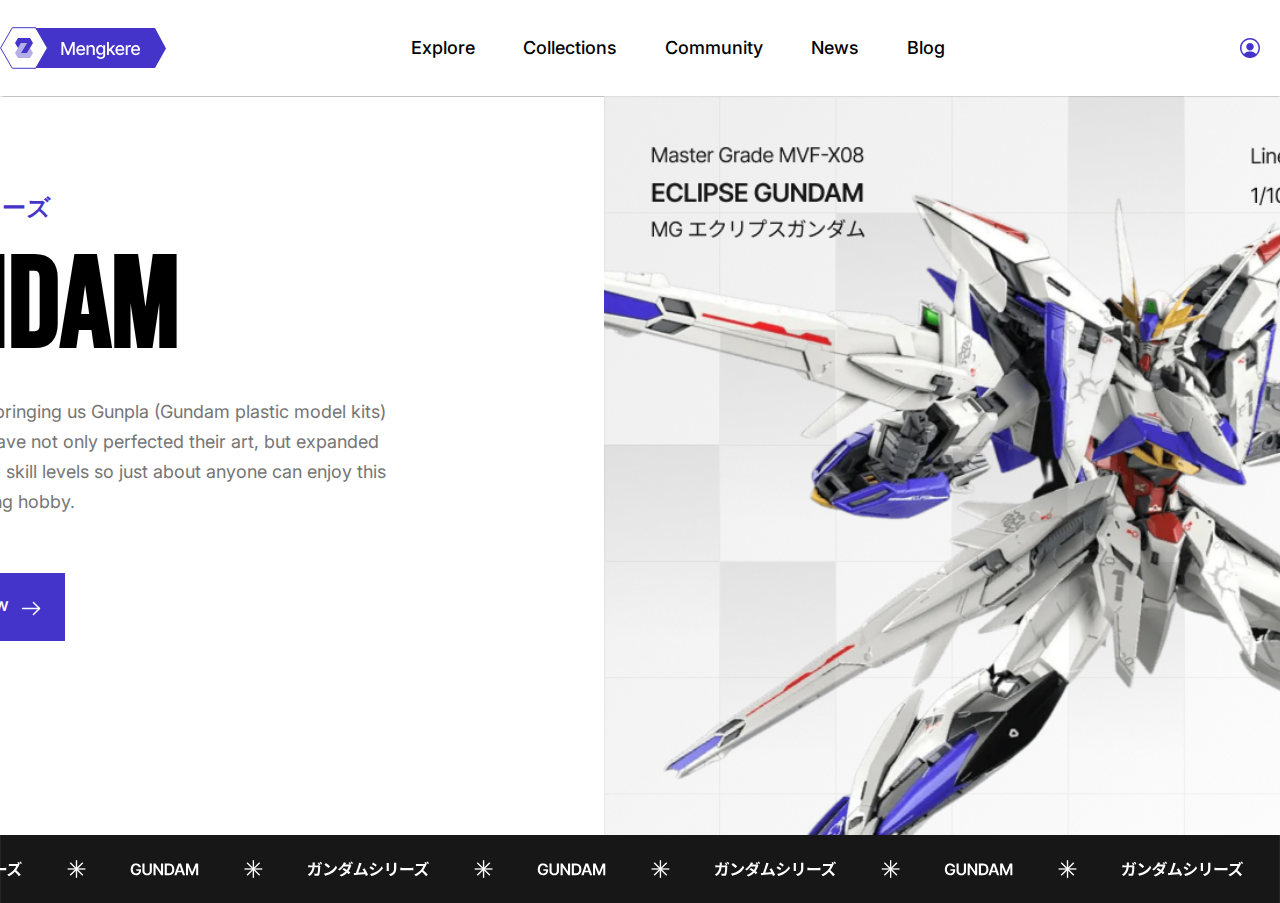
<file: index.html>
<!DOCTYPE html>
<html lang="en">
<head>
    <meta charset="UTF-8">
    <meta http-equiv="X-UA-Compatible" content="IE=edge">
    <meta name="viewport" content="width=device-width, initial-scale=1.0">
    <title>Gundam</title>
    <link rel="stylesheet" href="style/main.css">
</head>
<body>
    <div class="wrapper">
        <nav class="nav">
            <div class="container">
                <div class="nav__NavBar">
                    <div class="nav__logo"><img src="images/logo.svg" alt=""></div>
                    <ul class="nav__menu">
                        <li class="nav__list"><a href="#">Explore</a></li>
                        <li class="nav__list"><a href="#">Collections</a></li>
                        <li class="nav__list"><a href="#">Community</a></li>
                        <li class="nav__list"><a href="#">News</a></li>
                        <li class="nav__list"><a href="#">Blog</a></li>
                    </ul>
                <div class="nav__UI">
                <div class="nav__profile"><a href="registration.html"><img src="images/profile.svg" alt=""></a></div>
                <div class="nav__profile"><a href=""><img src="images/shopping-cart.svg" alt=""></a></div>
                </div>
                </div>
            </div>
        </nav>
        <header class="header">
            <!-- <div class="container"> -->
                <div class="header__df">
                    <div class="header__BlockOne">
                    <div class="header__JapanText">ガンダムシリーズ</div>
                    <div class="header__title">GUNDAM</div>
                    <div class="header__SubTitle">Bandai has been bringing us Gunpla (Gundam plastic model kits) since 1980, and have not only perfected their art, but expanded their kit types and skill levels so just about anyone can enjoy this fun and challenging hobby.</div>
                        <div class="header__button">
                            <a href="#" class="header__btn">
                                <div class="header__butt">Get yours now</div>
                                <div class="header__arrow"><img src="images/arrow-right.svg" alt=""></div>
                            </a>
                        </div>
                    </div>
                <div class="header__BlockTwo">
                        <div class="header__RightSite">
                            <img src="images/bgrobot.png" alt="">
                        </div>
                </div>
                </div>
                <div class="header__UnderLine">
                    <img src="images/underline.svg" alt="">
                </div>
        </header>
        <!-- <section class="SectionOne">
            <div class="container">
                <div class="SectionOne__jcsb">
                    <div class="SectionOne__title">NEW ARRIVAL IS HERE!</div>
                    <img src="images/japantwo.svg" alt="">
                    <div class="SectionOne__SubTitle">We provide the latest Gundam with a pre-order system directly from Japan. Get your Gundam grade now!</div>
                </div>
            </div>
        </section> -->
    </div>
</body>
</html>
</file>
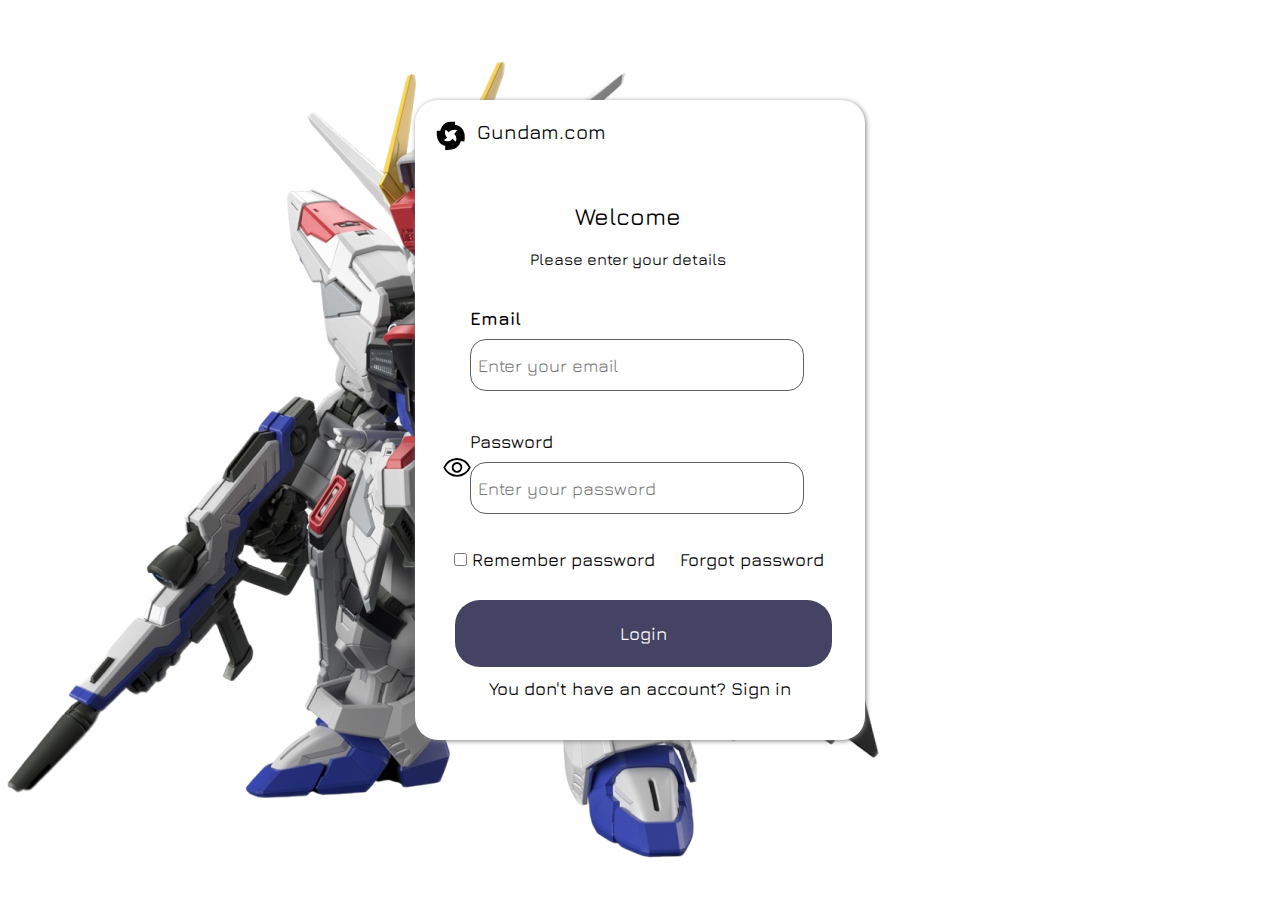
<file: registration.html>
<!DOCTYPE html>
<html lang="en">
<head>
    <meta charset="UTF-8">
    <meta http-equiv="X-UA-Compatible" content="IE=edge">
    <meta name="viewport" content="width=device-width, initial-scale=1.0">
    <title>Login</title>
    <link rel="stylesheet" href="style/index.css">
</head>
<body>
    <div class="wrapper">
        <form class="form">
            <nav class="navbar">
                <div class="navbar-nav">
                    <img src="images/logotype.svg" alt="" class="navbar-logo">
                    <div class="navbar-LogoText">Gundam.com</div>
                </div>
            </nav>
            <div class="form-greeting">
                <div class="form-title">Welcome</div>
                <div class="form-subtitle">Please enter your details</div>
            </div>
            <div class="form-menu">
                <div class="form-email-div">
                    <div class="form-email-title">Email</div>
                    <input class="form-email" type="text" placeholder="Enter your email" required>
                </div>
                <div class="form-password-div">
                    <div class="form-password-title">Password</div>
                    <div class="form-password-df">
                        <input type="password" class="form-password"  placeholder="Enter your password" required>
                        <button class="form-eyeon" type="button">
                            <img src="images/visibility on.svg" alt="">
                        </button>
                    </div>
                </div>
            </div>
            <div class="form-recovery">
                <div class="form-recovery-df">
                    <input class="form-member" id="form-remember" type="checkbox"><label class="form-label" for="form-remember">Remember password</label>
                </div>
                <a href="#" class="form-forgotPassword">Forgot password</a>
            </div>
            <button class="form-btn">Login</button>
            <div class="form-Register">
                You don't have an account? <a href="#" class="form-SignIn">Sign in</a>
            </div>
        </form>
    </div>
    <script src="script/script.js"></script>
</body>
</html>
</file>
<file: style/index.css>
@import url('https://fonts.googleapis.com/css2?family=Jura:wght@300;400;500;600&display=swap');



body {
    background: url(/images/signbg.png)0 0 no-repeat;
}

.form {
    width: 450px;
    height: 640px;
    background-color: rgb(255, 255, 255);
    border-radius:23px;
    margin: 100px auto 0 auto;
    box-shadow: 1px 1px 5px #838383;
}

.navbar-logo {
    font-size: 20px;
    padding: 0 10px 0 0;
}

.navbar-LogoText {
    font-family: 'Jura', sans-serif;
    font-weight: 500;
    font-size: 20px;
}

.navbar-nav {
    padding: 20px 20px 0 20px;
    display: flex;
}

.form-greeting {
    padding:50px 1px 40px 113px ;
    width: 200px;
    text-align: center;
    font-family: 'Jura', sans-serif;
    font-weight: 500;
}

.form-title {
    padding: 0 0 20px 0;
    font-size: 24px;
}

.form-email-div {
    padding: 0 0 40px 55px;
    
}

.form-password-div {
    padding: 0 0 0 55px;
}

.form-email {
    font-family: 'Jura', sans-serif;
    font-weight: 400;
    height: 50px;
    width: 325px;
    margin: 10px 0 0 0;
    padding: 0 0 0 7px;
    border-radius: 16px;
    border: 1px solid rgb(95, 95, 95);
    font-size: 18px;
}

.form-password {
    font-family: 'Jura', sans-serif;
    font-weight: 400;
    height: 50px;
    margin: 10px 0 0 0;
    width: 325px;
    padding: 0 0 0 7px;
    border-radius: 16px;
    z-index: 1;
    border: 1px solid rgb(95, 95, 95);
    position: relative;
    font-size: 18px;
}

.form-remeber {
    padding: 0 0 0 10px;
    font-family: 'Jura', sans-serif;
    font-weight: 500;
    font-size: 18px;
}

.form-email-div {
    font-family: 'Jura', sans-serif;
    font-weight: 700;
    font-size: 18px;
}

.form-password-div {
    font-family: 'Jura', sans-serif;
    font-weight: 500;
    font-size: 18px;
}

.form-recovery {
    display: flex;
    margin: 35px 0 0 35px;
}

.form-forgotPassword {
    text-decoration: none;
    font-family: 'Jura', sans-serif;
    font-weight: 500;
    font-size: 18px;
    margin: 0 0 0 25px;
    color: black;
}

.form-btn {
    margin: 30px 1px 1px 40px;
    background: none;
    border: none;
    border-radius: 25px;
    background-color:#454364;
    padding:23px 165px ;
    color: #FFFFFF;
    font-family: 'Jura', sans-serif;
    font-weight: 500;
    font-size: 18px;
    cursor: pointer;
}

.form-recovery-df {
    display: flex;
}

.form-remember-div {
    text-decoration: none;
    font-family: 'Jura', sans-serif;
    font-weight: 500;
    font-size: 18px;
    padding: 0 0 0 3px;
}

.form-Register {
    font-family: 'Jura', sans-serif;
    font-weight: 500;
    font-size: 18px;
    text-align: center;
    margin: 10px 0 0 0;
}

.form-SignIn {
    text-decoration: none;
    font-family: 'Jura', sans-serif;
    font-weight: 500;
    font-size: 18px;
    color: black;
}

img {
    width: 30px;
    height: 30px;
    margin: 1px 1px 1px 1px;
}

.form-eyeon {
    background: none;
    border: none;
    z-index: 2;
    cursor:pointer;
    margin: 1px 1px 1px 1px;
    position: absolute;
    top: 50%;
    right:800px;
}

.form-password-df {
    display: flex;
}

.form-label {
    padding: 0 0 0 2px;
    font-family: 'Jura', sans-serif;
    font-weight: 500;
    font-size: 18px;
    user-select: none;
}

.form-background {
    width: 500px;
    height: 500px;
}
</file>
<file: style/main.css>
@import url(normalize.css);
@import url("https://fonts.googleapis.com/css2?family=Inter:wght@400;500;600&display=swap");
@import url("https://fonts.googleapis.com/css2?family=Bebas+Neue&display=swap");
.container {
  width: 1350px;
  margin: 0 auto;
}

.nav {
  box-shadow: 0 0.05em 1px rgb(194, 194, 194);
}
.nav__NavBar {
  display: flex;
  align-items: center;
  justify-content: space-between;
  padding: 24px 0 24px 0;
}
.nav__menu {
  display: flex;
}
.nav__UI {
  display: flex;
}
.nav__profile {
  margin: 0 32px 0 0;
}
.nav__list {
  padding: 0 48px 0 0;
  font-family: inter;
  font-weight: 500;
  font-size: 18px;
  line-height: 22px;
}
.nav__list > a {
  color: #000000;
}
.nav__list > a:hover {
  color: #4434C9;
  transition: 250ms;
}

.header__JapanText {
  font-size: 24px;
  font-family: inter;
  font-weight: 600;
  color: #4434C9;
  margin: 100px 0 0 0;
}
.header__title {
  font-size: 128px;
  font-family: bebas neue;
  font-weight: 600;
  padding: 24px 0 25px 0;
}
.header__SubTitle {
  width: 552px;
  height: 128px;
  font-size: 18px;
  font-family: inter;
  font-weight: 400;
  color: #757575;
  line-height: 30px;
}
.header__button {
  padding: 23px 12px 20px 32px;
  background-color: #4434C9;
  display: inline-block;
  margin: 48px 0 0 0;
  align-items: center;
}
.header__button > a {
  color: #ffffff;
  font-family: inter;
  font-weight: 500;
  font-size: 18px;
  display: flex;
  text-align: center;
  padding: 0 10px 0 0;
}
.header__butt {
  padding: 0 10px 0 0;
}
.header__df {
  display: flex;
  justify-content: center;
}
.header__BlockOne {
  padding: 0 200px 0 0;
}
.header__RightSite > img {
  width: 825px;
}
.header__UnderLine > img {
  width: 100%;
  margin: 0px 0 0 0;
}

.SectionOne__title {
  font-size: 50px;
  font-family: bebas neue;
  font-weight: 400;
}
.SectionOne__SubTitle {
  font-size: 16px;
  font-family: inter;
  font-weight: 400;
  line-height: 32.4px;
  color: #757575;
  width: 542px;
}
.SectionOne__jcsb {
  display: flex;
  justify-content: space-between;
  padding: 100px 0 100px 0;
}/*# sourceMappingURL=main.css.map */
</file>
